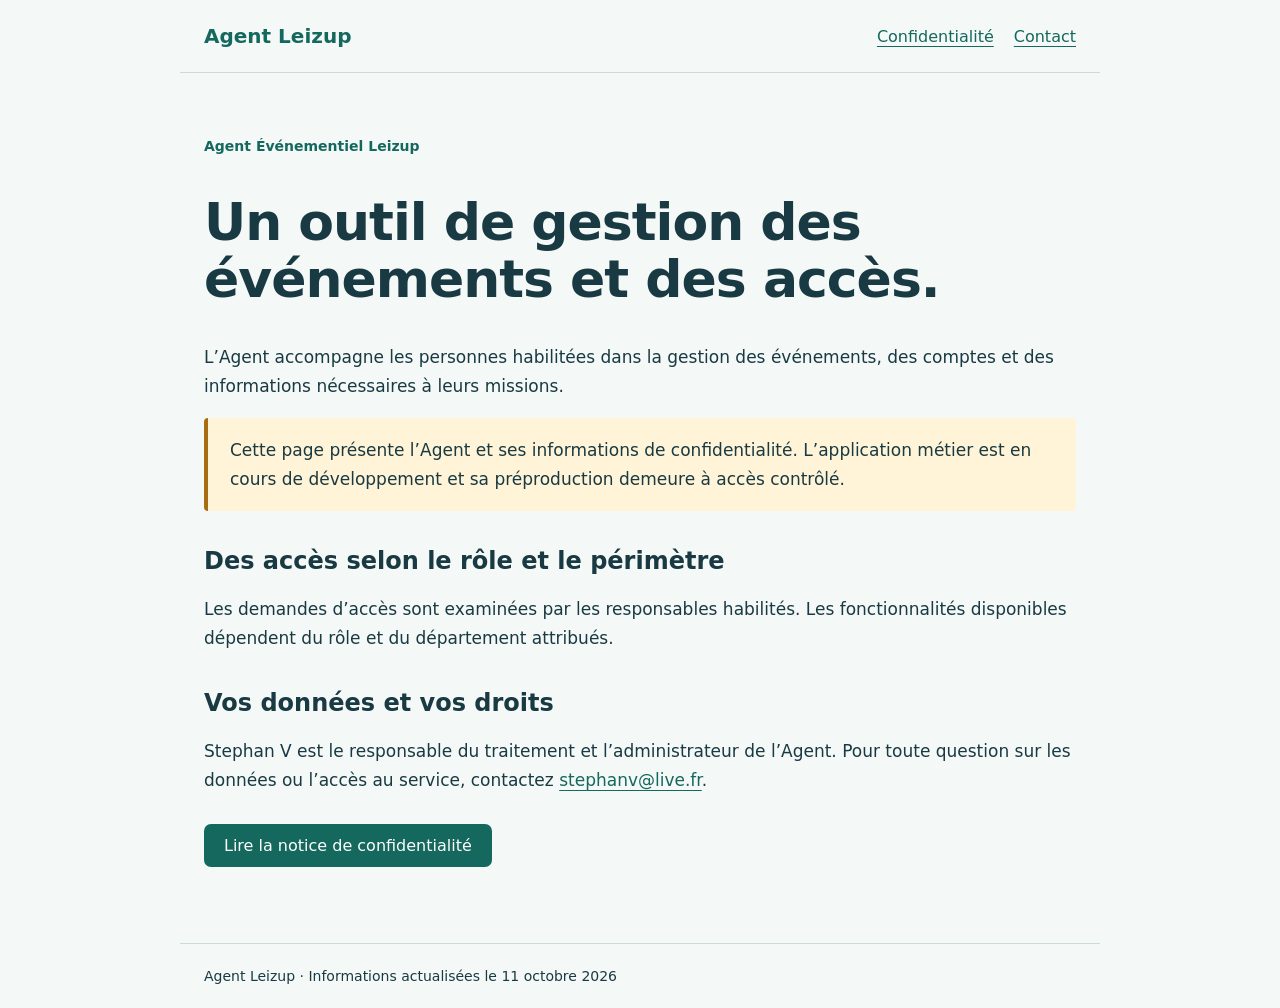
<file: index.html>
<!doctype html><html lang="fr"><head><meta name="google-site-verification" content="sNElSbabz22n7c9CGMNriIpzgrpJNDb0HhtXE-QICX4"><meta charset="utf-8"><meta name="viewport" content="width=device-width,initial-scale=1"><meta name="description" content="Informations et confidentialité de l’Agent Événementiel Leizup."><title>Agent Leizup — Informations</title><link rel="stylesheet" href="/style.css"></head><body><header><a class="brand" href="/">Agent Leizup</a><nav aria-label="Navigation"><a href="/confidentialite.html">Confidentialité</a><a href="mailto:stephanv@live.fr">Contact</a></nav></header><main><p class="eyebrow">Agent Événementiel Leizup</p><h1>Un outil de gestion des événements et des accès.</h1><p>L’Agent accompagne les personnes habilitées dans la gestion des événements, des comptes et des informations nécessaires à leurs missions.</p><p class="note">Cette page présente l’Agent et ses informations de confidentialité. L’application métier est en cours de développement et sa préproduction demeure à accès contrôlé.</p><section><h2>Des accès selon le rôle et le périmètre</h2><p>Les demandes d’accès sont examinées par les responsables habilités. Les fonctionnalités disponibles dépendent du rôle et du département attribués.</p><h2>Vos données et vos droits</h2><p>Stephan V est le responsable du traitement et l’administrateur de l’Agent. Pour toute question sur les données ou l’accès au service, contactez <a href="mailto:stephanv@live.fr">stephanv@live.fr</a>.</p><a class="cta" href="/confidentialite.html">Lire la notice de confidentialité</a></section></main><footer>Agent Leizup · Informations actualisées le 11 octobre 2026</footer></body></html>
</file>
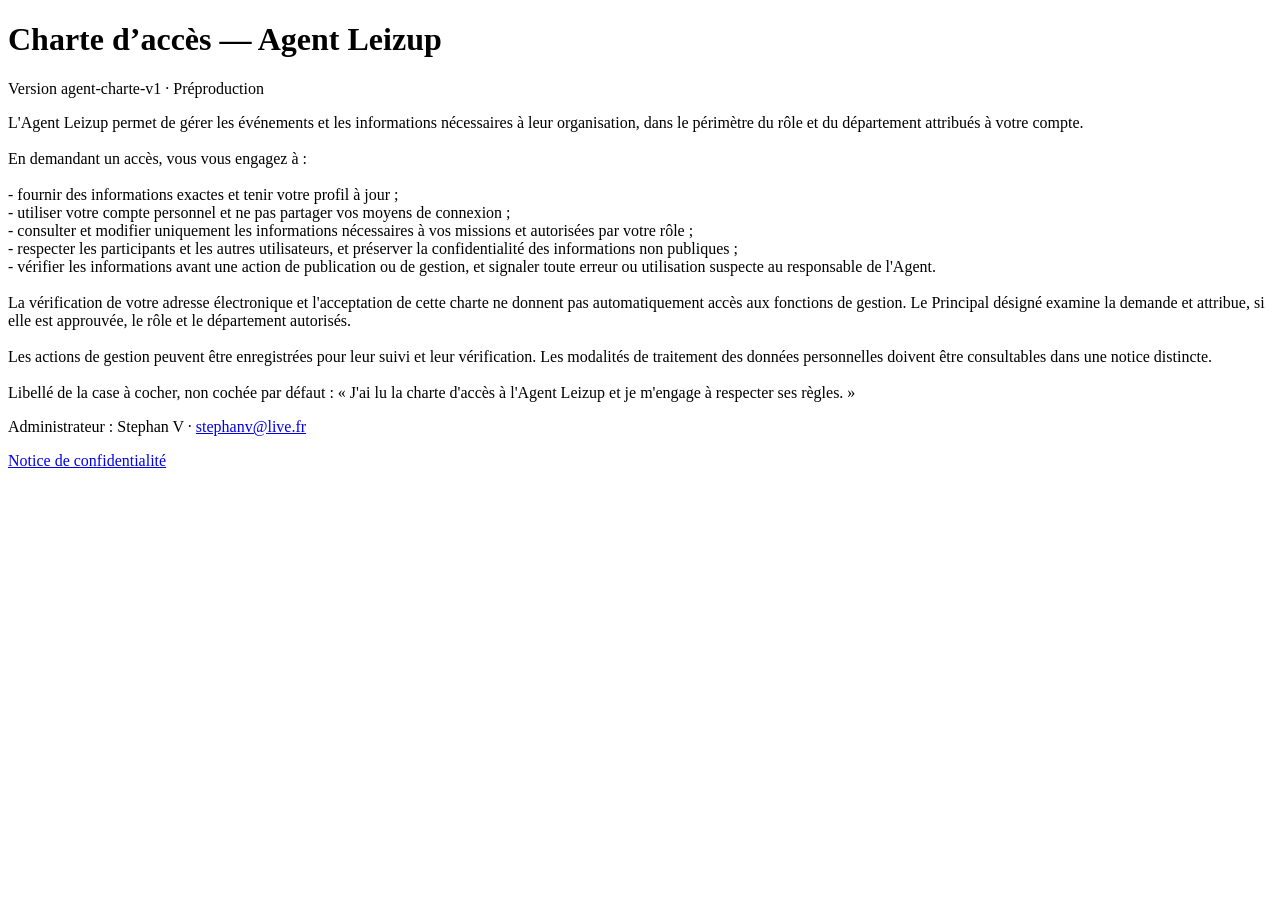
<file: charte.html>
<!doctype html><html lang="fr"><head><meta charset="utf-8"><meta name="viewport" content="width=device-width,initial-scale=1"><title>Charte — Agent Leizup</title></head><body><main><h1>Charte d’accès — Agent Leizup</h1><p>Version agent-charte-v1 · Préproduction</p><div style="white-space:pre-wrap">L'Agent Leizup permet de gérer les événements et les informations nécessaires à leur organisation, dans le périmètre du rôle et du département attribués à votre compte.

En demandant un accès, vous vous engagez à :

- fournir des informations exactes et tenir votre profil à jour ;
- utiliser votre compte personnel et ne pas partager vos moyens de connexion ;
- consulter et modifier uniquement les informations nécessaires à vos missions et autorisées par votre rôle ;
- respecter les participants et les autres utilisateurs, et préserver la confidentialité des informations non publiques ;
- vérifier les informations avant une action de publication ou de gestion, et signaler toute erreur ou utilisation suspecte au responsable de l'Agent.

La vérification de votre adresse électronique et l'acceptation de cette charte ne donnent pas automatiquement accès aux fonctions de gestion. Le Principal désigné examine la demande et attribue, si elle est approuvée, le rôle et le département autorisés.

Les actions de gestion peuvent être enregistrées pour leur suivi et leur vérification. Les modalités de traitement des données personnelles doivent être consultables dans une notice distincte.

Libellé de la case à cocher, non cochée par défaut : « J'ai lu la charte d'accès à l'Agent Leizup et je m'engage à respecter ses règles. »</div><p>Administrateur : Stephan V · <a href="mailto:stephanv@live.fr">stephanv@live.fr</a></p><a href="https://stephanv80.github.io/confidentialite.html">Notice de confidentialité</a></main></body></html>
</file>
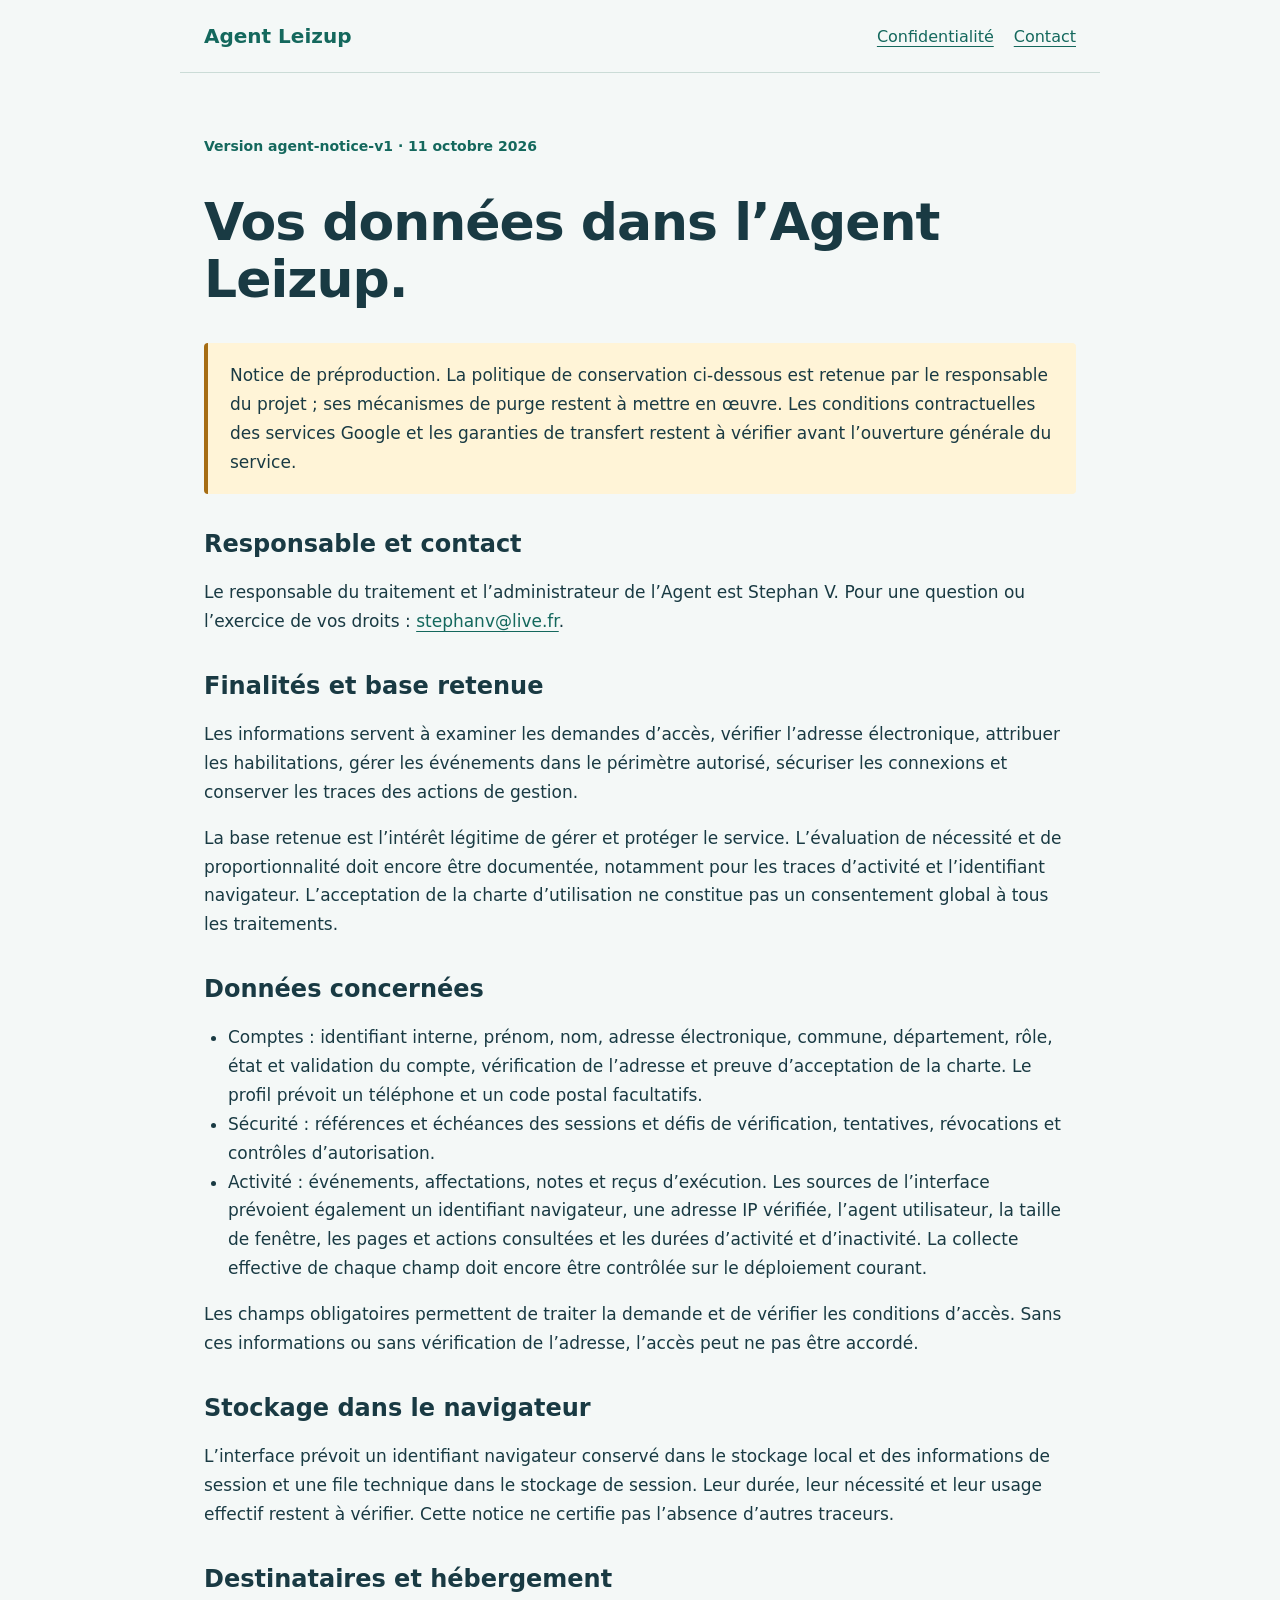
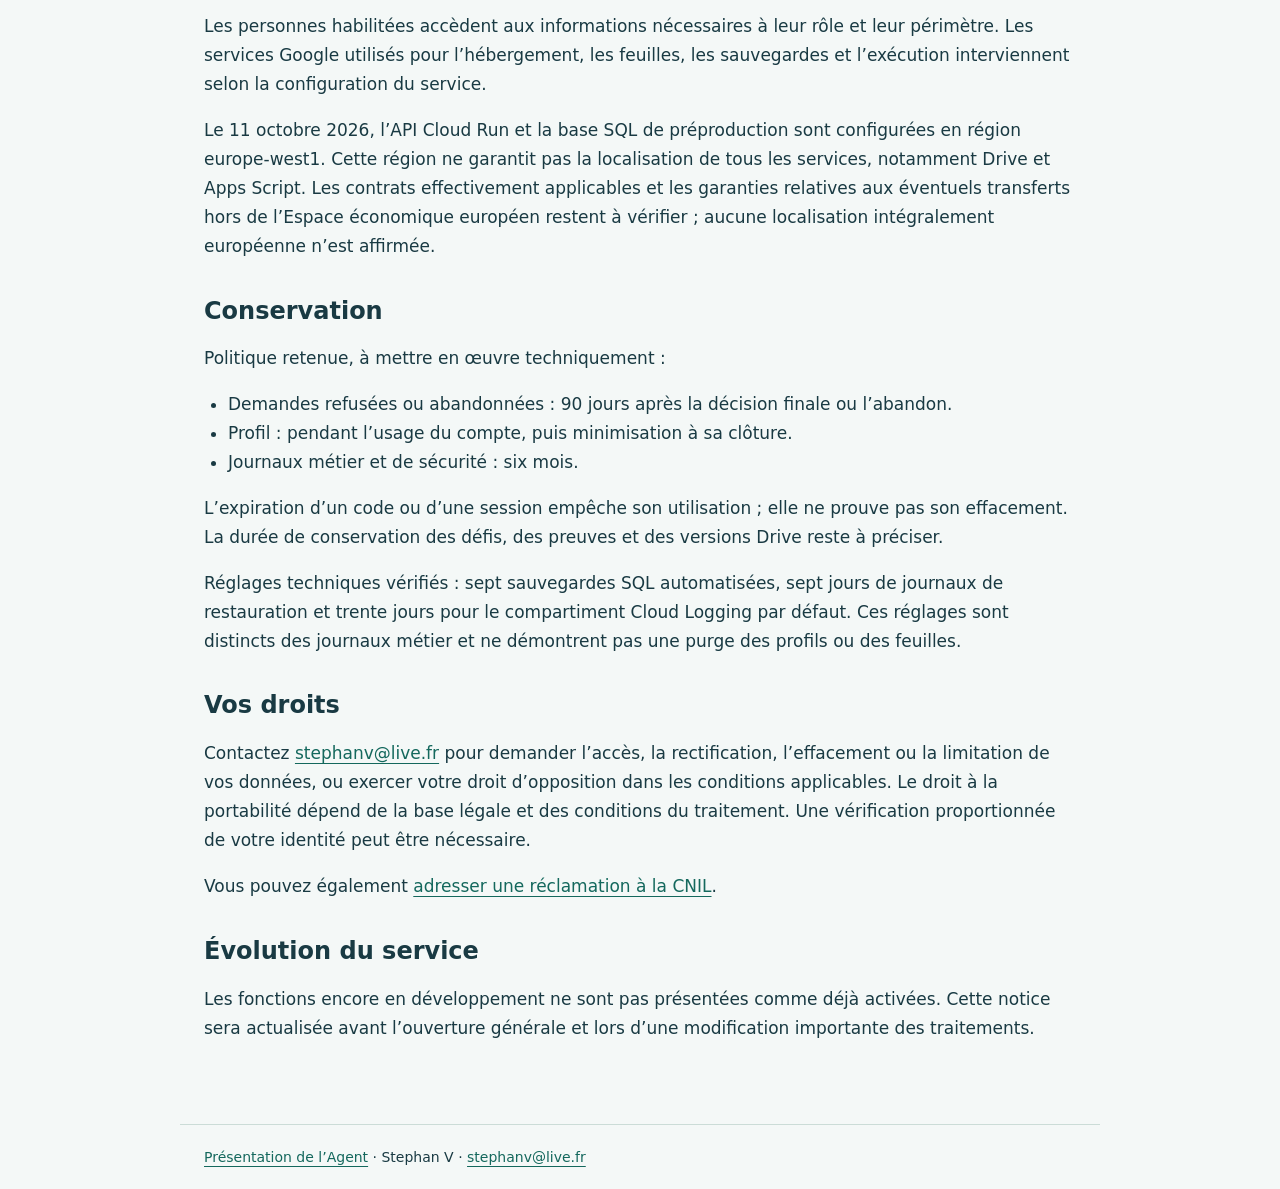
<file: confidentialite.html>
<!doctype html><html lang="fr"><head><meta charset="utf-8"><meta name="viewport" content="width=device-width,initial-scale=1"><meta name="description" content="Notice relative aux données personnelles de l’Agent Événementiel Leizup."><title>Confidentialité — Agent Leizup</title><link rel="stylesheet" href="/style.css"></head><body><header><a class="brand" href="/">Agent Leizup</a><nav aria-label="Navigation"><a href="/confidentialite.html" aria-current="page">Confidentialité</a><a href="mailto:stephanv@live.fr">Contact</a></nav></header><main><p class="eyebrow">Version agent-notice-v1 · 11 octobre 2026</p><h1>Vos données dans l’Agent Leizup.</h1><p class="note">Notice de préproduction. La politique de conservation ci-dessous est retenue par le responsable du projet ; ses mécanismes de purge restent à mettre en œuvre. Les conditions contractuelles des services Google et les garanties de transfert restent à vérifier avant l’ouverture générale du service.</p><h2>Responsable et contact</h2><p>Le responsable du traitement et l’administrateur de l’Agent est Stephan V. Pour une question ou l’exercice de vos droits : <a href="mailto:stephanv@live.fr">stephanv@live.fr</a>.</p><h2>Finalités et base retenue</h2><p>Les informations servent à examiner les demandes d’accès, vérifier l’adresse électronique, attribuer les habilitations, gérer les événements dans le périmètre autorisé, sécuriser les connexions et conserver les traces des actions de gestion.</p><p>La base retenue est l’intérêt légitime de gérer et protéger le service. L’évaluation de nécessité et de proportionnalité doit encore être documentée, notamment pour les traces d’activité et l’identifiant navigateur. L’acceptation de la charte d’utilisation ne constitue pas un consentement global à tous les traitements.</p><h2>Données concernées</h2><ul><li>Comptes : identifiant interne, prénom, nom, adresse électronique, commune, département, rôle, état et validation du compte, vérification de l’adresse et preuve d’acceptation de la charte. Le profil prévoit un téléphone et un code postal facultatifs.</li><li>Sécurité : références et échéances des sessions et défis de vérification, tentatives, révocations et contrôles d’autorisation.</li><li>Activité : événements, affectations, notes et reçus d’exécution. Les sources de l’interface prévoient également un identifiant navigateur, une adresse IP vérifiée, l’agent utilisateur, la taille de fenêtre, les pages et actions consultées et les durées d’activité et d’inactivité. La collecte effective de chaque champ doit encore être contrôlée sur le déploiement courant.</li></ul><p>Les champs obligatoires permettent de traiter la demande et de vérifier les conditions d’accès. Sans ces informations ou sans vérification de l’adresse, l’accès peut ne pas être accordé.</p><h2>Stockage dans le navigateur</h2><p>L’interface prévoit un identifiant navigateur conservé dans le stockage local et des informations de session et une file technique dans le stockage de session. Leur durée, leur nécessité et leur usage effectif restent à vérifier. Cette notice ne certifie pas l’absence d’autres traceurs.</p><h2>Destinataires et hébergement</h2><p>Les personnes habilitées accèdent aux informations nécessaires à leur rôle et leur périmètre. Les services Google utilisés pour l’hébergement, les feuilles, les sauvegardes et l’exécution interviennent selon la configuration du service.</p><p>Le 11 octobre 2026, l’API Cloud Run et la base SQL de préproduction sont configurées en région europe-west1. Cette région ne garantit pas la localisation de tous les services, notamment Drive et Apps Script. Les contrats effectivement applicables et les garanties relatives aux éventuels transferts hors de l’Espace économique européen restent à vérifier ; aucune localisation intégralement européenne n’est affirmée.</p><h2>Conservation</h2><p>Politique retenue, à mettre en œuvre techniquement :</p><ul><li>Demandes refusées ou abandonnées : 90 jours après la décision finale ou l’abandon.</li><li>Profil : pendant l’usage du compte, puis minimisation à sa clôture.</li><li>Journaux métier et de sécurité : six mois.</li></ul><p>L’expiration d’un code ou d’une session empêche son utilisation ; elle ne prouve pas son effacement. La durée de conservation des défis, des preuves et des versions Drive reste à préciser.</p><p>Réglages techniques vérifiés : sept sauvegardes SQL automatisées, sept jours de journaux de restauration et trente jours pour le compartiment Cloud Logging par défaut. Ces réglages sont distincts des journaux métier et ne démontrent pas une purge des profils ou des feuilles.</p><h2>Vos droits</h2><p>Contactez <a href="mailto:stephanv@live.fr">stephanv@live.fr</a> pour demander l’accès, la rectification, l’effacement ou la limitation de vos données, ou exercer votre droit d’opposition dans les conditions applicables. Le droit à la portabilité dépend de la base légale et des conditions du traitement. Une vérification proportionnée de votre identité peut être nécessaire.</p><p>Vous pouvez également <a href="https://www.cnil.fr/fr/adresser-une-plainte">adresser une réclamation à la CNIL</a>.</p><h2>Évolution du service</h2><p>Les fonctions encore en développement ne sont pas présentées comme déjà activées. Cette notice sera actualisée avant l’ouverture générale et lors d’une modification importante des traitements.</p></main><footer><a href="/">Présentation de l’Agent</a> · Stephan V · <a href="mailto:stephanv@live.fr">stephanv@live.fr</a></footer></body></html>
</file>
<file: style.css>
:root{color-scheme:light;font-family:system-ui,-apple-system,Segoe UI,sans-serif;color:#193a43;background:#f4f8f7}*{box-sizing:border-box}body{margin:0}header,main,footer{max-width:920px;margin:auto;padding:24px}header{display:flex;justify-content:space-between;align-items:center;border-bottom:1px solid #cbdcd7}a{color:#14685d;text-underline-offset:4px}nav{display:flex;gap:20px}.brand{font-weight:750;text-decoration:none;font-size:20px}.eyebrow{color:#14685d;font-weight:650;font-size:14px}h1{font-size:clamp(32px,6vw,52px);line-height:1.1;letter-spacing:-1px;max-width:760px}h2{font-size:24px;margin-top:36px}p,li{font-size:17px;line-height:1.7}main{padding-top:48px;padding-bottom:64px}.note{background:#fff4d7;border-left:4px solid #a66d13;padding:18px 22px;border-radius:4px}section{margin-top:30px}footer{font-size:14px;border-top:1px solid #cbdcd7}ul{padding-left:24px}.cta{display:inline-block;background:#14685d;color:white;text-decoration:none;padding:12px 20px;border-radius:7px;margin:12px 0}a:focus-visible{outline:3px solid #a66d13;outline-offset:5px}@media(max-width:520px){header{align-items:flex-start;gap:12px;flex-direction:column}header,main,footer{padding-left:20px;padding-right:20px}main{padding-top:32px}}
</file>
